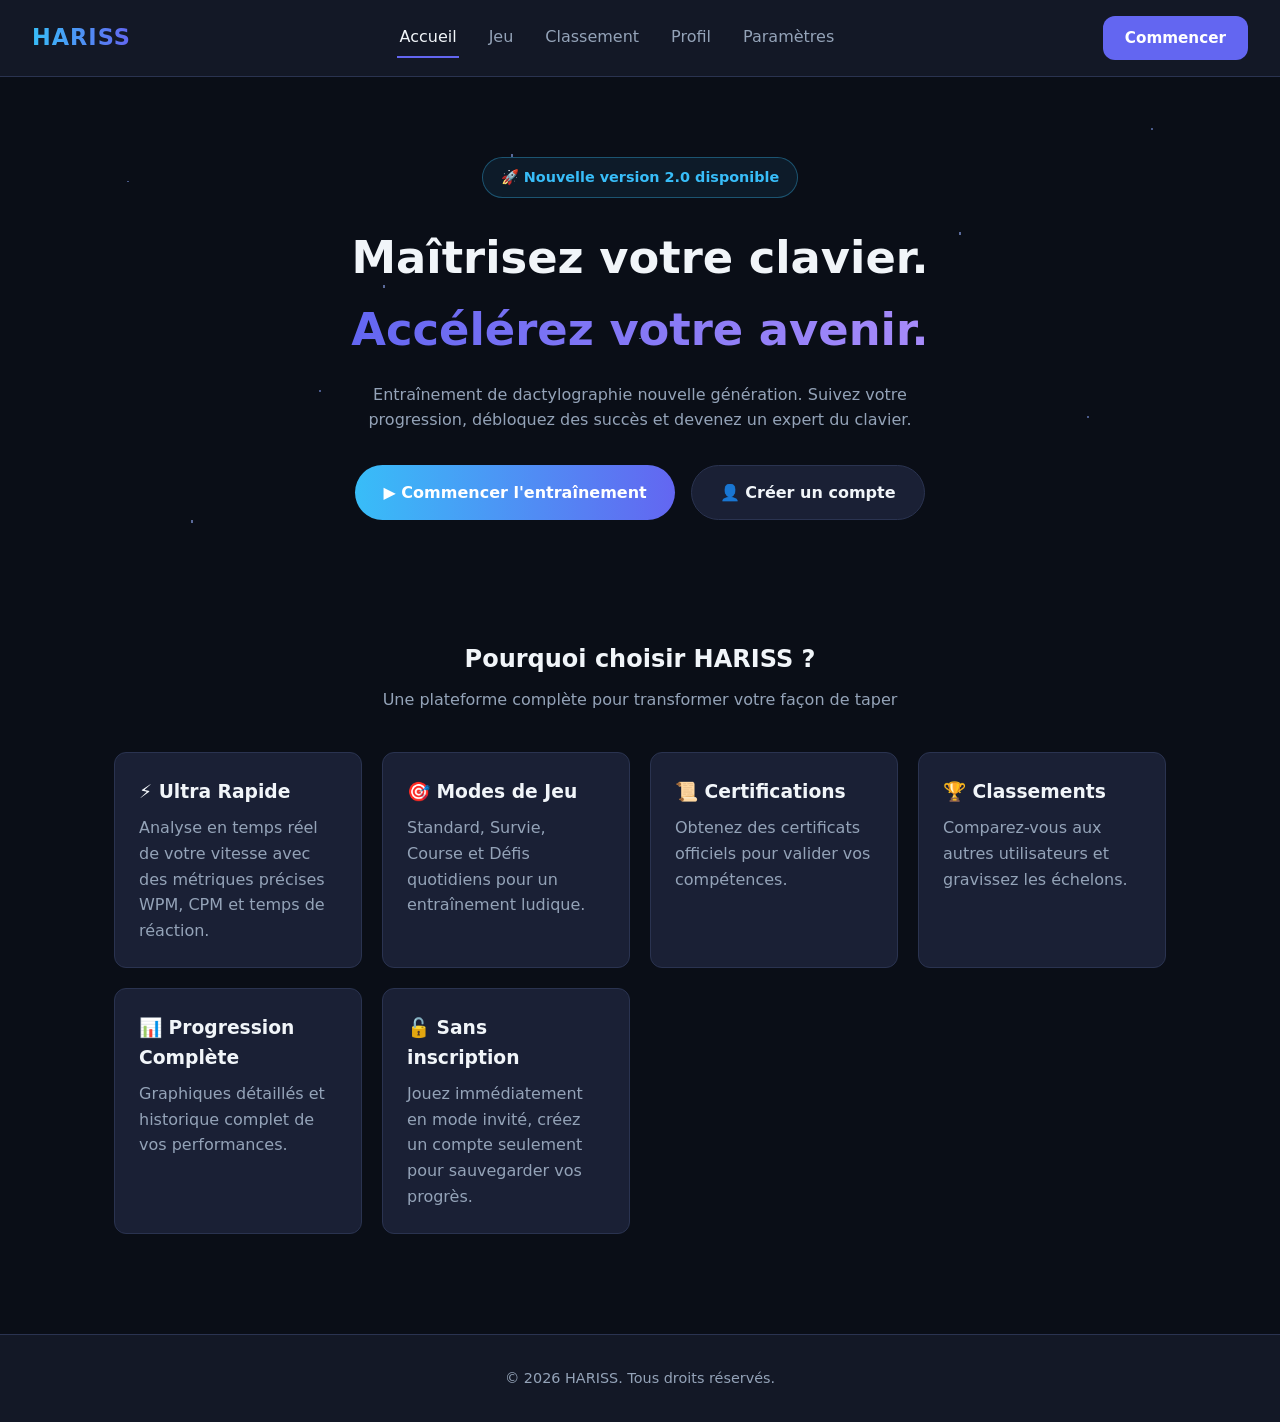
<file: index.html>
<!DOCTYPE html>
<html lang="fr">
<head>
  <meta charset="UTF-8">
  <meta name="viewport" content="width=device-width, initial-scale=1.0">
  <title>HARISS - Maîtrisez votre clavier</title>
  <meta name="description" content="Entraînement de dactylographie nouvelle génération. Suivez votre progression, débloquez des succès et devenez un expert du clavier.">
  <link rel="stylesheet" href="css/style.css">
</head>
<body>

  <!-- ===== Header ===== -->
  <header class="site-header">
    <div class="logo logo-gradient">HARISS</div>

    <button class="menu-toggle" aria-label="Menu">☰</button>

    <nav class="main-nav">
      <a href="index.html">Accueil</a>
      <a href="jeu.html">Jeu</a>
      <a href="classement.html">Classement</a>
      <a href="profil.html">Profil</a>
      <a href="parametres.html">Paramètres</a>
    </nav>

    <div class="header-actions">
      <a href="jeu.html" class="btn btn-primary">Commencer</a>
    </div>
  </header>

  <!-- ===== Hero ===== -->
  <section class="hero-section" style="text-align:center; padding:80px 24px;">
    <div class="badge">🚀 Nouvelle version 2.0 disponible</div>
    <h1 style="font-size:2.8rem; margin:24px auto 16px; max-width:700px;">
      Maîtrisez votre clavier.<br>
      <span class="text-gradient">Accélérez votre avenir.</span>
    </h1>
    <p style="color:var(--text-secondary); max-width:560px; margin:0 auto 32px;">
      Entraînement de dactylographie nouvelle génération. Suivez votre progression, débloquez des succès et devenez un expert du clavier.
    </p>
    <div style="display:flex; gap:16px; justify-content:center; flex-wrap:wrap;">
      <a href="jeu.html" class="btn-gradient">▶ Commencer l'entraînement</a>
      <a href="profil.html" class="btn-pill-outline">👤 Créer un compte</a>
    </div>
  </section>
    </div>
  </section>

  <!-- ===== Fonctionnalités ===== -->
  <section class="container">
    <h2 style="text-align:center; margin-bottom:8px;">Pourquoi choisir HARISS ?</h2>
    <p style="text-align:center; color:var(--text-secondary); margin-bottom:40px;">Une plateforme complète pour transformer votre façon de taper</p>

    <div style="display:grid; grid-template-columns:repeat(auto-fit, minmax(240px,1fr)); gap:20px;">
      <div class="card">
        <h3 style="margin-bottom:8px;">⚡ Ultra Rapide</h3>
        <p style="color:var(--text-secondary);">Analyse en temps réel de votre vitesse avec des métriques précises WPM, CPM et temps de réaction.</p>
      </div>
      <div class="card">
        <h3 style="margin-bottom:8px;">🎯 Modes de Jeu</h3>
        <p style="color:var(--text-secondary);">Standard, Survie, Course et Défis quotidiens pour un entraînement ludique.</p>
      </div>
      <div class="card">
        <h3 style="margin-bottom:8px;">📜 Certifications</h3>
        <p style="color:var(--text-secondary);">Obtenez des certificats officiels pour valider vos compétences.</p>
      </div>
      <div class="card">
        <h3 style="margin-bottom:8px;">🏆 Classements</h3>
        <p style="color:var(--text-secondary);">Comparez-vous aux autres utilisateurs et gravissez les échelons.</p>
      </div>
      <div class="card">
        <h3 style="margin-bottom:8px;">📊 Progression Complète</h3>
        <p style="color:var(--text-secondary);">Graphiques détaillés et historique complet de vos performances.</p>
      </div>
      <div class="card">
        <h3 style="margin-bottom:8px;">🔓 Sans inscription</h3>
        <p style="color:var(--text-secondary);">Jouez immédiatement en mode invité, créez un compte seulement pour sauvegarder vos progrès.</p>
      </div>
    </div>
  </section>

  <!-- ===== Footer ===== -->
  <footer class="site-footer">
    <p>© 2026 HARISS. Tous droits réservés.</p>
  </footer>

  <script src="js/main.js"></script>
</body>
</html>
</file>
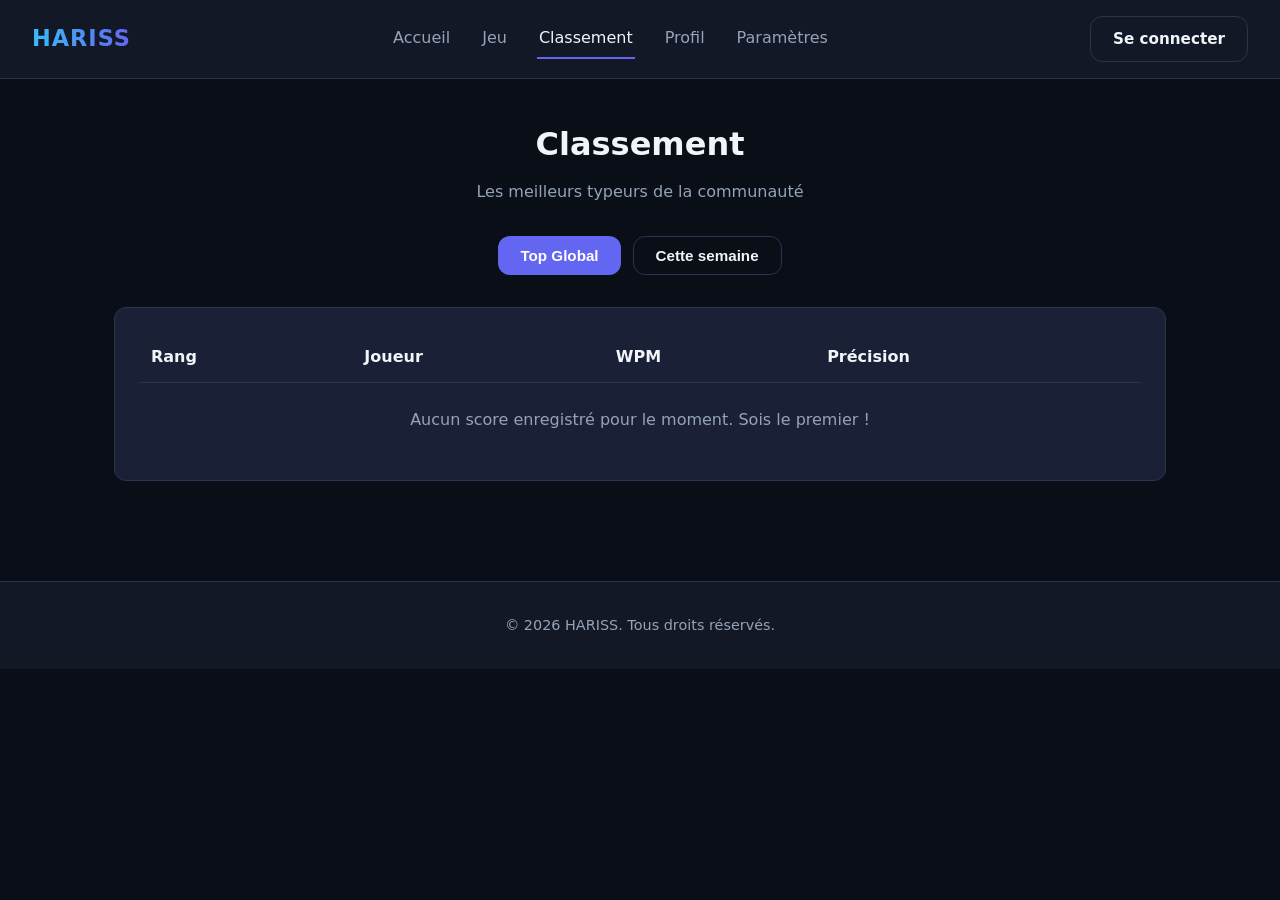
<file: classement.html>
<!DOCTYPE html>
<html lang="fr">
<head>
  <meta charset="UTF-8">
  <meta name="viewport" content="width=device-width, initial-scale=1.0">
  <title>Classement - HARISS</title>
  <meta name="description" content="Découvrez les meilleurs typeurs de la communauté HARISS et comparez vos performances.">
  <link rel="stylesheet" href="css/style.css">
</head>
<body>

  <header class="site-header">
    <div class="logo logo-gradient">HARISS</div>
    <button class="menu-toggle" aria-label="Menu">☰</button>
    <nav class="main-nav">
      <a href="index.html">Accueil</a>
      <a href="jeu.html">Jeu</a>
      <a href="classement.html">Classement</a>
      <a href="profil.html">Profil</a>
      <a href="parametres.html">Paramètres</a>
    </nav>
    <div class="header-actions">
      <a href="profil.html" class="btn btn-outline">Se connecter</a>
    </div>
  </header>

  <main class="container">
    <h1 style="text-align:center; margin-bottom:8px;">Classement</h1>
    <p style="text-align:center; color:var(--text-secondary); margin-bottom:32px;">Les meilleurs typeurs de la communauté</p>

    <div style="display:flex; gap:12px; justify-content:center; margin-bottom:32px;">
      <button class="btn btn-primary" id="tab-global">Top Global</button>
      <button class="btn btn-outline" id="tab-week">Cette semaine</button>
    </div>

    <div class="card">
      <table style="width:100%; border-collapse:collapse;">
        <thead>
          <tr style="border-bottom:1px solid var(--border); text-align:left;">
            <th style="padding:12px;">Rang</th>
            <th style="padding:12px;">Joueur</th>
            <th style="padding:12px;">WPM</th>
            <th style="padding:12px;">Précision</th>
          </tr>
        </thead>
        <tbody id="leaderboard-body">
          <tr>
            <td colspan="4" style="padding:24px; text-align:center; color:var(--text-secondary);">
              Aucun score enregistré pour le moment. Sois le premier !
            </td>
          </tr>
        </tbody>
      </table>
    </div>
  </main>

  <footer class="site-footer">
    <p>© 2026 HARISS. Tous droits réservés.</p>
  </footer>

  <script src="js/main.js"></script>
  <script src="js/classement.js"></script>
</body>
</html>
</file>
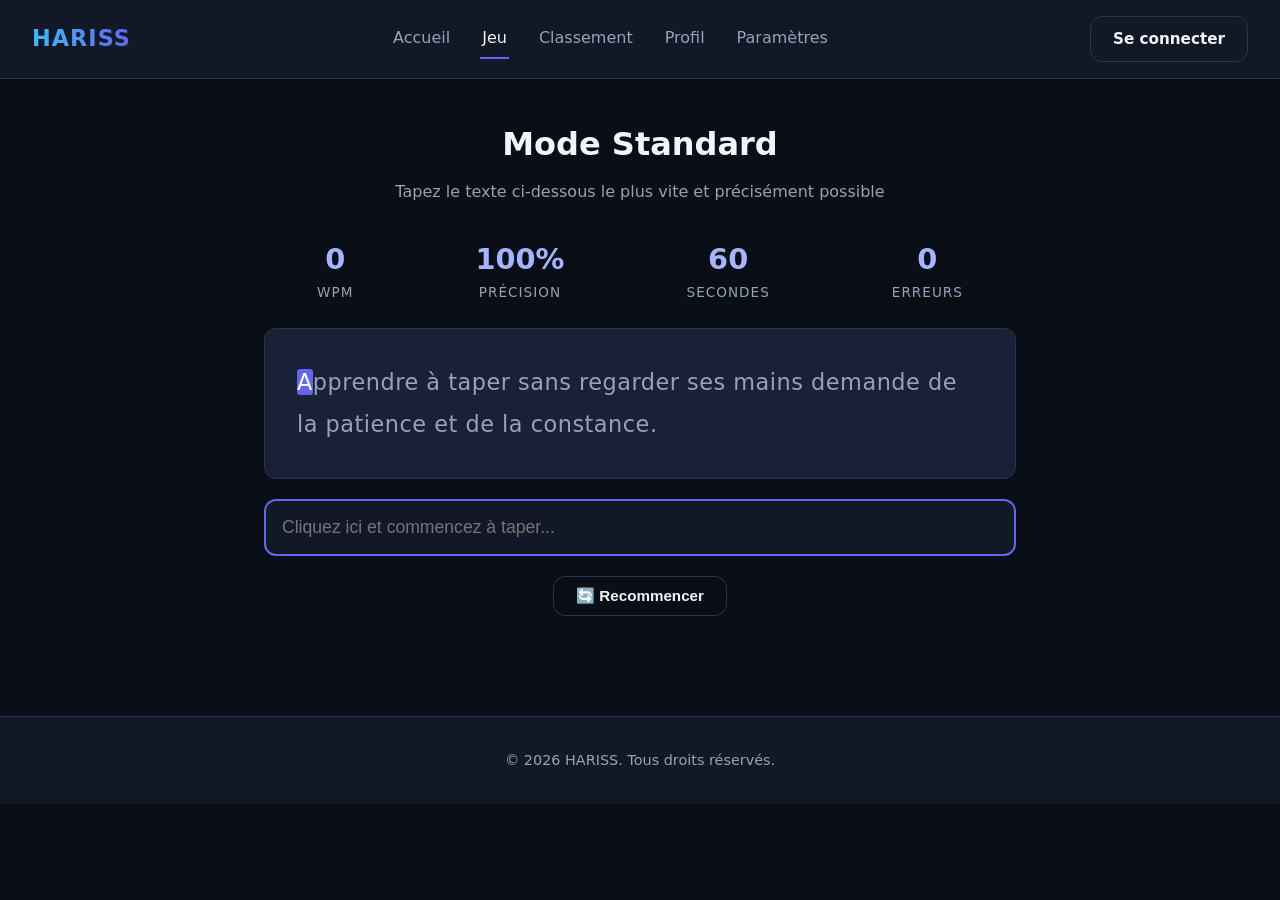
<file: jeu.html>
<!DOCTYPE html>
<html lang="fr">
<head>
  <meta charset="UTF-8">
  <meta name="viewport" content="width=device-width, initial-scale=1.0">
  <title>Jeu - HARISS</title>
  <meta name="description" content="Entraînez-vous à la dactylographie sans inscription. Mesurez votre vitesse WPM et votre précision en temps réel.">
  <link rel="stylesheet" href="css/style.css">
  <link rel="stylesheet" href="css/jeu.css">
</head>
<body>

  <!-- ===== Header ===== -->
  <header class="site-header">
    <div class="logo logo-gradient">HARISS</div>

    <button class="menu-toggle" aria-label="Menu">☰</button>

    <nav class="main-nav">
      <a href="index.html">Accueil</a>
      <a href="jeu.html">Jeu</a>
      <a href="classement.html">Classement</a>
      <a href="profil.html">Profil</a>
      <a href="parametres.html">Paramètres</a>
    </nav>

    <div class="header-actions">
      <a href="profil.html" class="btn btn-outline">Se connecter</a>
    </div>
  </header>

  <!-- ===== Jeu ===== -->
  <main class="game-wrapper">
    <h1 style="text-align:center; margin-bottom:8px;">Mode Standard</h1>
    <p style="text-align:center; color:var(--text-secondary); margin-bottom:32px;">Tapez le texte ci-dessous le plus vite et précisément possible</p>

    <div class="game-stats">
      <div class="stat-box">
        <div class="stat-value" id="stat-wpm">0</div>
        <div class="stat-label">WPM</div>
      </div>
      <div class="stat-box">
        <div class="stat-value" id="stat-accuracy">100%</div>
        <div class="stat-label">Précision</div>
      </div>
      <div class="stat-box">
        <div class="stat-value" id="stat-time">60</div>
        <div class="stat-label">Secondes</div>
      </div>
      <div class="stat-box">
        <div class="stat-value" id="stat-errors">0</div>
        <div class="stat-label">Erreurs</div>
      </div>
    </div>

    <div class="text-display" id="text-display"></div>

    <input
      type="text"
      class="typing-input"
      id="typing-input"
      placeholder="Cliquez ici et commencez à taper..."
      autocomplete="off"
      autocorrect="off"
      autocapitalize="off"
      spellcheck="false"
    >

    <div class="game-controls">
      <button class="btn btn-outline" id="btn-restart">🔄 Recommencer</button>
    </div>

    <div class="result-box" id="result-box">
      <h2>Résultat</h2>
      <p style="font-size:1.2rem; margin-bottom:8px;">Vitesse : <strong id="result-wpm">0</strong> WPM</p>
      <p style="font-size:1.2rem; margin-bottom:20px;">Précision : <strong id="result-accuracy">0</strong>%</p>
      <button class="btn btn-primary" id="btn-again">Rejouer</button>
    </div>
  </main>

  <!-- ===== Footer ===== -->
  <footer class="site-footer">
    <p>© 2026 HARISS. Tous droits réservés.</p>
  </footer>

  <script src="js/main.js"></script>
  <script src="js/jeu.js"></script>
</body>
</html>
</file>
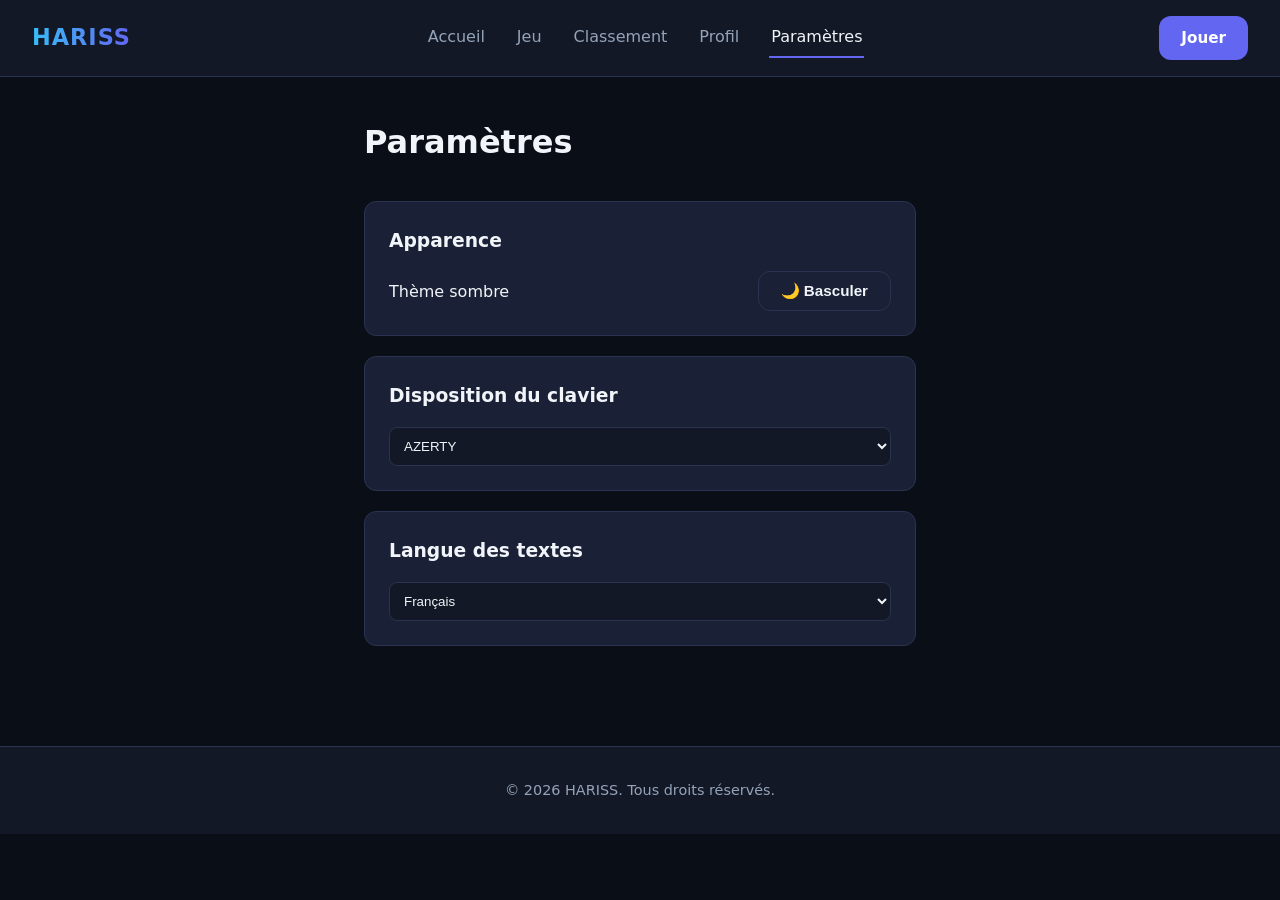
<file: parametres.html>
<!DOCTYPE html>
<html lang="fr">
<head>
  <meta charset="UTF-8">
  <meta name="viewport" content="width=device-width, initial-scale=1.0">
  <title>Paramètres - HARISS</title>
  <meta name="description" content="Personnalisez votre expérience HARISS : thème, disposition clavier et son.">
  <link rel="stylesheet" href="css/style.css">
</head>
<body>

  <header class="site-header">
    <div class="logo logo-gradient">HARISS</div>
    <button class="menu-toggle" aria-label="Menu">☰</button>
    <nav class="main-nav">
      <a href="index.html">Accueil</a>
      <a href="jeu.html">Jeu</a>
      <a href="classement.html">Classement</a>
      <a href="profil.html">Profil</a>
      <a href="parametres.html">Paramètres</a>
    </nav>
    <div class="header-actions">
      <a href="jeu.html" class="btn btn-primary">Jouer</a>
    </div>
  </header>

  <main class="container" style="max-width:600px;">
    <h1 style="margin-bottom:32px;">Paramètres</h1>

    <div class="card" style="margin-bottom:20px;">
      <h3 style="margin-bottom:16px;">Apparence</h3>
      <div style="display:flex; justify-content:space-between; align-items:center;">
        <span>Thème sombre</span>
        <button class="btn btn-outline theme-toggle">🌙 Basculer</button>
      </div>
    </div>

    <div class="card" style="margin-bottom:20px;">
      <h3 style="margin-bottom:16px;">Disposition du clavier</h3>
      <select id="keyboard-layout" style="width:100%; padding:10px; background:var(--bg-secondary); color:var(--text-primary); border:1px solid var(--border); border-radius:8px;">
        <option value="azerty">AZERTY</option>
        <option value="qwerty">QWERTY</option>
      </select>
    </div>

    <div class="card">
      <h3 style="margin-bottom:16px;">Langue des textes</h3>
      <select id="text-language" style="width:100%; padding:10px; background:var(--bg-secondary); color:var(--text-primary); border:1px solid var(--border); border-radius:8px;">
        <option value="fr">Français</option>
        <option value="en">Anglais</option>
      </select>
    </div>
  </main>

  <footer class="site-footer">
    <p>© 2026 HARISS. Tous droits réservés.</p>
  </footer>

  <script src="js/main.js"></script>
</body>
</html>
</file>
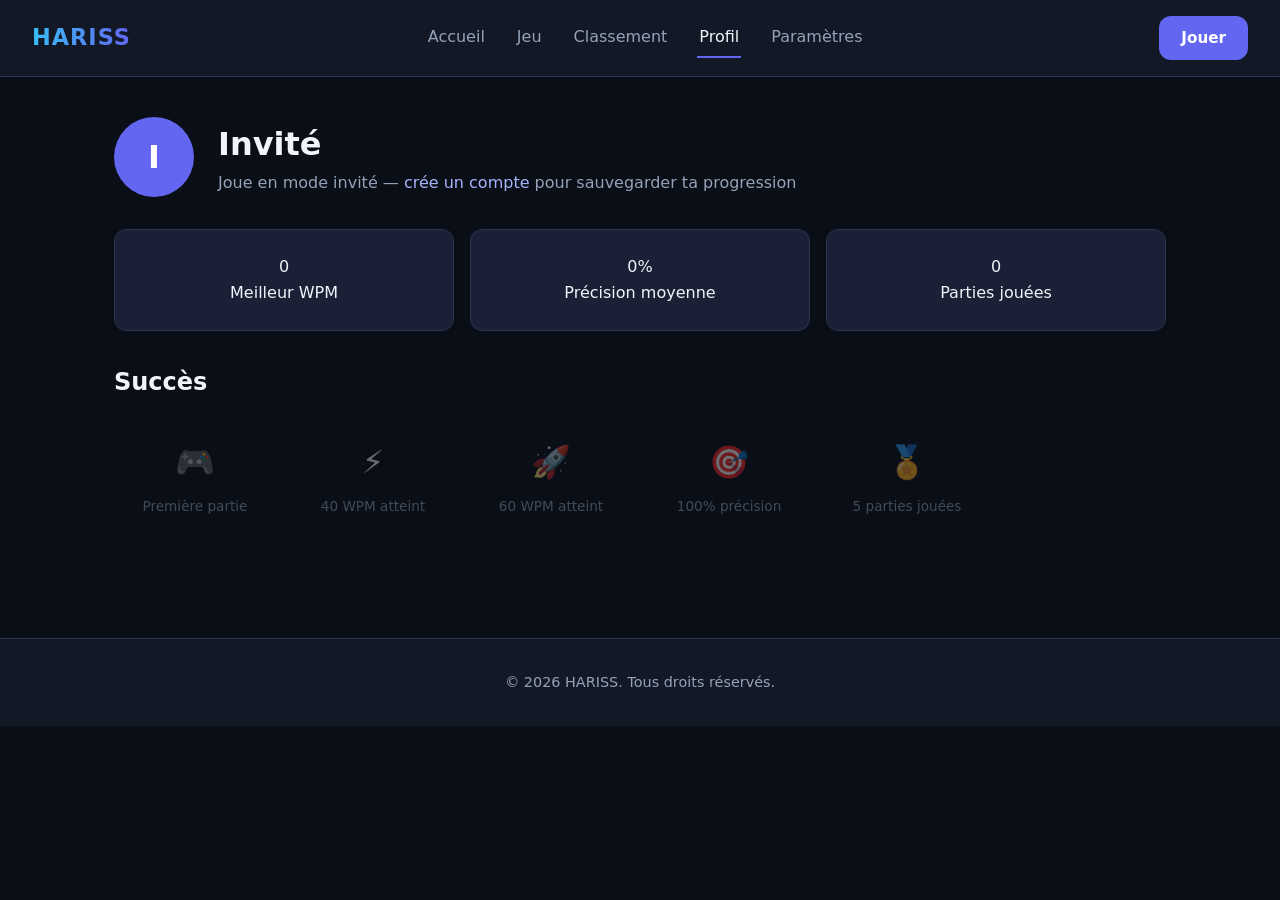
<file: profil.html>
<!DOCTYPE html>
<html lang="fr">
<head>
  <meta charset="UTF-8">
  <meta name="viewport" content="width=device-width, initial-scale=1.0">
  <title>Profil - HARISS</title>
  <meta name="description" content="Suivez votre progression, vos statistiques de frappe et débloquez des succès sur HARISS.">
  <link rel="stylesheet" href="css/style.css">
  <link rel="stylesheet" href="css/profil.css">
</head>
<body>

  <header class="site-header">
    <div class="logo logo-gradient">HARISS</div>
    <button class="menu-toggle" aria-label="Menu">☰</button>
    <nav class="main-nav">
      <a href="index.html">Accueil</a>
      <a href="jeu.html">Jeu</a>
      <a href="classement.html">Classement</a>
      <a href="profil.html">Profil</a>
      <a href="parametres.html">Paramètres</a>
    </nav>
    <div class="header-actions">
      <a href="jeu.html" class="btn btn-primary">Jouer</a>
    </div>
  </header>

  <main class="container">

    <div class="profile-header">
      <div class="avatar" id="profile-avatar">I</div>
      <div>
        <h1 id="profile-name">Invité</h1>
        <p style="color:var(--text-secondary);">Joue en mode invité — <a href="#" style="color:var(--accent-light);">crée un compte</a> pour sauvegarder ta progression</p>
      </div>
    </div>

    <div class="profile-stats-grid">
      <div class="card" style="text-align:center;">
        <div class="stat-value" id="profile-best-wpm">0</div>
        <div class="stat-label">Meilleur WPM</div>
      </div>
      <div class="card" style="text-align:center;">
        <div class="stat-value" id="profile-avg-accuracy">0%</div>
        <div class="stat-label">Précision moyenne</div>
      </div>
      <div class="card" style="text-align:center;">
        <div class="stat-value" id="profile-games">0</div>
        <div class="stat-label">Parties jouées</div>
      </div>
    </div>

    <h2 style="margin-bottom:16px;">Succès</h2>
    <div class="achievements-grid" id="achievements-grid">
      <div class="achievement" data-id="first-game">
        <div class="achievement-icon">🎮</div>
        <div class="achievement-name">Première partie</div>
      </div>
      <div class="achievement" data-id="speed-40">
        <div class="achievement-icon">⚡</div>
        <div class="achievement-name">40 WPM atteint</div>
      </div>
      <div class="achievement" data-id="speed-60">
        <div class="achievement-icon">🚀</div>
        <div class="achievement-name">60 WPM atteint</div>
      </div>
      <div class="achievement" data-id="perfect">
        <div class="achievement-icon">🎯</div>
        <div class="achievement-name">100% précision</div>
      </div>
      <div class="achievement" data-id="five-games">
        <div class="achievement-icon">🏅</div>
        <div class="achievement-name">5 parties jouées</div>
      </div>
    </div>

  </main>

  <footer class="site-footer">
    <p>© 2026 HARISS. Tous droits réservés.</p>
  </footer>

  <script src="js/main.js"></script>
  <script src="js/profil.js"></script>
</body>
</html>
</file>
<file: css/style.css>
/* ===== HARISS - Styles communs ===== */

:root {
    --bg-primary: #0a0e17;
    --bg-secondary: #131826;
    --bg-card: #1a2035;
    --accent: #6366f1;
    --accent-hover: #818cf8;
    --accent-light: #a5b4fc;
    --text-primary: #f1f5f9;
    --text-secondary: #94a3b8;
    --success: #22c55e;
    --danger: #ef4444;
    --border: #2a3350;
    --radius: 12px;
    --transition: 0.2s ease;
  }
  
  * {
    margin: 0;
    padding: 0;
    box-sizing: border-box;
  }
  
  body {
    font-family: 'Segoe UI', system-ui, -apple-system, sans-serif;
    background: var(--bg-primary);
    color: var(--text-primary);
    line-height: 1.6;
    min-height: 100vh;
  }
  
  a {
    color: inherit;
    text-decoration: none;
  }
  
  img {
    max-width: 100%;
    display: block;
  }
  
  /* ===== Header / Navigation ===== */
  .site-header {
    display: flex;
    align-items: center;
    justify-content: space-between;
    padding: 16px 32px;
    background: var(--bg-secondary);
    border-bottom: 1px solid var(--border);
    position: sticky;
    top: 0;
    z-index: 100;
  }
  
  .logo {
    font-size: 1.4rem;
    font-weight: 700;
    color: var(--accent-light);
    letter-spacing: 1px;
  }
  
  .main-nav {
    display: flex;
    gap: 28px;
  }
  
  .main-nav a {
    color: var(--text-secondary);
    font-weight: 500;
    padding: 6px 2px;
    border-bottom: 2px solid transparent;
    transition: var(--transition);
  }
  
  .main-nav a:hover,
  .main-nav a.active {
    color: var(--text-primary);
    border-bottom-color: var(--accent);
  }
  
  .header-actions {
    display: flex;
    gap: 12px;
  }
  
  /* ===== Boutons ===== */
  .btn {
    display: inline-block;
    padding: 10px 22px;
    border-radius: var(--radius);
    font-weight: 600;
    border: none;
    cursor: pointer;
    transition: var(--transition);
    font-size: 0.95rem;
  }
  
  .btn-primary {
    background: var(--accent);
    color: #fff;
  }
  
  .btn-primary:hover {
    background: var(--accent-hover);
  }
  
  .btn-outline {
    background: transparent;
    color: var(--text-primary);
    border: 1px solid var(--border);
  }
  
  .btn-outline:hover {
    border-color: var(--accent);
    color: var(--accent-light);
  }
  
  /* ===== Cartes ===== */
  .card {
    background: var(--bg-card);
    border: 1px solid var(--border);
    border-radius: var(--radius);
    padding: 24px;
  }
  
  /* ===== Conteneur générique ===== */
  .container {
    max-width: 1100px;
    margin: 0 auto;
    padding: 40px 24px;
  }
  
  /* ===== Footer ===== */
  .site-footer {
    background: var(--bg-secondary);
    border-top: 1px solid var(--border);
    padding: 32px;
    margin-top: 60px;
    text-align: center;
    color: var(--text-secondary);
    font-size: 0.9rem;
  }
  
  /* ===== Menu mobile (hamburger) ===== */
  .menu-toggle {
    display: none;
    background: none;
    border: none;
    color: var(--text-primary);
    font-size: 1.6rem;
    cursor: pointer;
  }
  
  @media (max-width: 768px) {
    .menu-toggle {
      display: block;
    }
    .main-nav {
      position: absolute;
      top: 100%;
      left: 0;
      right: 0;
      background: var(--bg-secondary);
      flex-direction: column;
      padding: 16px 32px;
      display: none;
      border-bottom: 1px solid var(--border);
    }
    .main-nav.open {
      display: flex;
    }
  }/* ===== Thème clair ===== */
body.light-theme {
  --bg-primary: #f8fafc;
  --bg-secondary: #ffffff;
  --bg-card: #f1f5f9;
  --text-primary: #0f172a;
  --text-secondary: #475569;
  --border: #e2e8f0;
}/* ===== Fond étoilé (hero) ===== */
.hero-section {
  position: relative;
  background-color: var(--bg-primary);
  background-image:
    radial-gradient(1px 1px at 10% 20%, #4a5a8a 100%, transparent),
    radial-gradient(1px 1px at 25% 60%, #4a5a8a 100%, transparent),
    radial-gradient(1.5px 1.5px at 40% 15%, #5a6a9a 100%, transparent),
    radial-gradient(1px 1px at 60% 80%, #4a5a8a 100%, transparent),
    radial-gradient(1.5px 1.5px at 75% 30%, #5a6a9a 100%, transparent),
    radial-gradient(1px 1px at 85% 65%, #4a5a8a 100%, transparent),
    radial-gradient(1.5px 1.5px at 15% 85%, #5a6a9a 100%, transparent),
    radial-gradient(1px 1px at 90% 10%, #4a5a8a 100%, transparent),
    radial-gradient(1px 1px at 50% 50%, #4a5a8a 100%, transparent),
    radial-gradient(1.5px 1.5px at 30% 40%, #5a6a9a 100%, transparent);
  background-size: 100% 100%;
}

/* ===== Logo dégradé ===== */
.logo-gradient {
  background: linear-gradient(90deg, #38bdf8, var(--accent));
  -webkit-background-clip: text;
  background-clip: text;
  -webkit-text-fill-color: transparent;
}

/* ===== Titre dégradé ===== */
.text-gradient {
  background: linear-gradient(90deg, var(--accent), #a78bfa);
  -webkit-background-clip: text;
  background-clip: text;
  -webkit-text-fill-color: transparent;
}

/* ===== Badge ===== */
.badge {
  display: inline-flex;
  align-items: center;
  gap: 8px;
  padding: 8px 18px;
  border-radius: 999px;
  background: rgba(56, 189, 248, 0.08);
  border: 1px solid rgba(56, 189, 248, 0.35);
  color: #38bdf8;
  font-weight: 600;
  font-size: 0.9rem;
}

/* ===== Boutons pilule avec dégradé ===== */
.btn-gradient {
  display: inline-flex;
  align-items: center;
  gap: 8px;
  padding: 14px 28px;
  border-radius: 999px;
  background: linear-gradient(90deg, #38bdf8, var(--accent));
  color: #fff;
  font-weight: 600;
  border: none;
  cursor: pointer;
  transition: var(--transition);
}

.btn-gradient:hover {
  opacity: 0.9;
}

.btn-pill-outline {
  display: inline-flex;
  align-items: center;
  gap: 8px;
  padding: 14px 28px;
  border-radius: 999px;
  background: var(--bg-card);
  color: var(--text-primary);
  border: 1px solid var(--border);
  font-weight: 600;
  cursor: pointer;
  transition: var(--transition);
}

.btn-pill-outline:hover {
  border-color: var(--accent);
}
</file>
<file: css/jeu.css>
/* ===== HARISS - Styles page Jeu ===== */

.game-wrapper {
    max-width: 800px;
    margin: 0 auto;
    padding: 40px 24px;
  }
  
  .game-stats {
    display: flex;
    justify-content: space-around;
    margin-bottom: 24px;
    flex-wrap: wrap;
    gap: 16px;
  }
  
  .stat-box {
    text-align: center;
  }
  
  .stat-value {
    font-size: 1.8rem;
    font-weight: 700;
    color: var(--accent-light);
  }
  
  .stat-label {
    color: var(--text-secondary);
    font-size: 0.85rem;
    text-transform: uppercase;
    letter-spacing: 1px;
  }
  
  .text-display {
    background: var(--bg-card);
    border: 1px solid var(--border);
    border-radius: var(--radius);
    padding: 32px;
    font-size: 1.4rem;
    line-height: 1.9;
    letter-spacing: 0.5px;
    margin-bottom: 20px;
    user-select: none;
    min-height: 140px;
  }
  
  .text-display span {
    transition: color 0.1s;
  }
  
  .char-correct {
    color: var(--success);
  }
  
  .char-incorrect {
    color: var(--danger);
    text-decoration: underline;
  }
  
  .char-current {
    background: var(--accent);
    color: #fff;
    border-radius: 3px;
  }
  
  .char-pending {
    color: var(--text-secondary);
  }
  
  .typing-input {
    width: 100%;
    padding: 16px;
    font-size: 1.1rem;
    background: var(--bg-secondary);
    border: 2px solid var(--border);
    border-radius: var(--radius);
    color: var(--text-primary);
    outline: none;
    transition: var(--transition);
  }
  
  .typing-input:focus {
    border-color: var(--accent);
  }
  
  .game-controls {
    display: flex;
    gap: 12px;
    justify-content: center;
    margin-top: 20px;
  }
  
  .result-box {
    display: none;
    text-align: center;
    padding: 32px;
    margin-top: 20px;
  }
  
  .result-box.show {
    display: block;
  }
  
  .result-box h2 {
    margin-bottom: 16px;
    color: var(--accent-light);
  }
</file>
<file: css/profil.css>
/* ===== HARISS - Styles page Profil ===== */

.profile-header {
    display: flex;
    align-items: center;
    gap: 24px;
    margin-bottom: 32px;
    flex-wrap: wrap;
  }
  
  .avatar {
    width: 80px;
    height: 80px;
    border-radius: 50%;
    background: var(--accent);
    display: flex;
    align-items: center;
    justify-content: center;
    font-size: 2rem;
    font-weight: 700;
    color: #fff;
    flex-shrink: 0;
  }
  
  .profile-stats-grid {
    display: grid;
    grid-template-columns: repeat(auto-fit, minmax(160px, 1fr));
    gap: 16px;
    margin-bottom: 32px;
  }
  
  .achievements-grid {
    display: grid;
    grid-template-columns: repeat(auto-fill, minmax(140px, 1fr));
    gap: 16px;
  }
  
  .achievement {
    text-align: center;
    padding: 20px 12px;
    opacity: 0.4;
  }
  
  .achievement.unlocked {
    opacity: 1;
  }
  
  .achievement-icon {
    font-size: 2rem;
    margin-bottom: 8px;
  }
  
  .achievement-name {
    font-size: 0.85rem;
    color: var(--text-secondary);
  }
</file>
